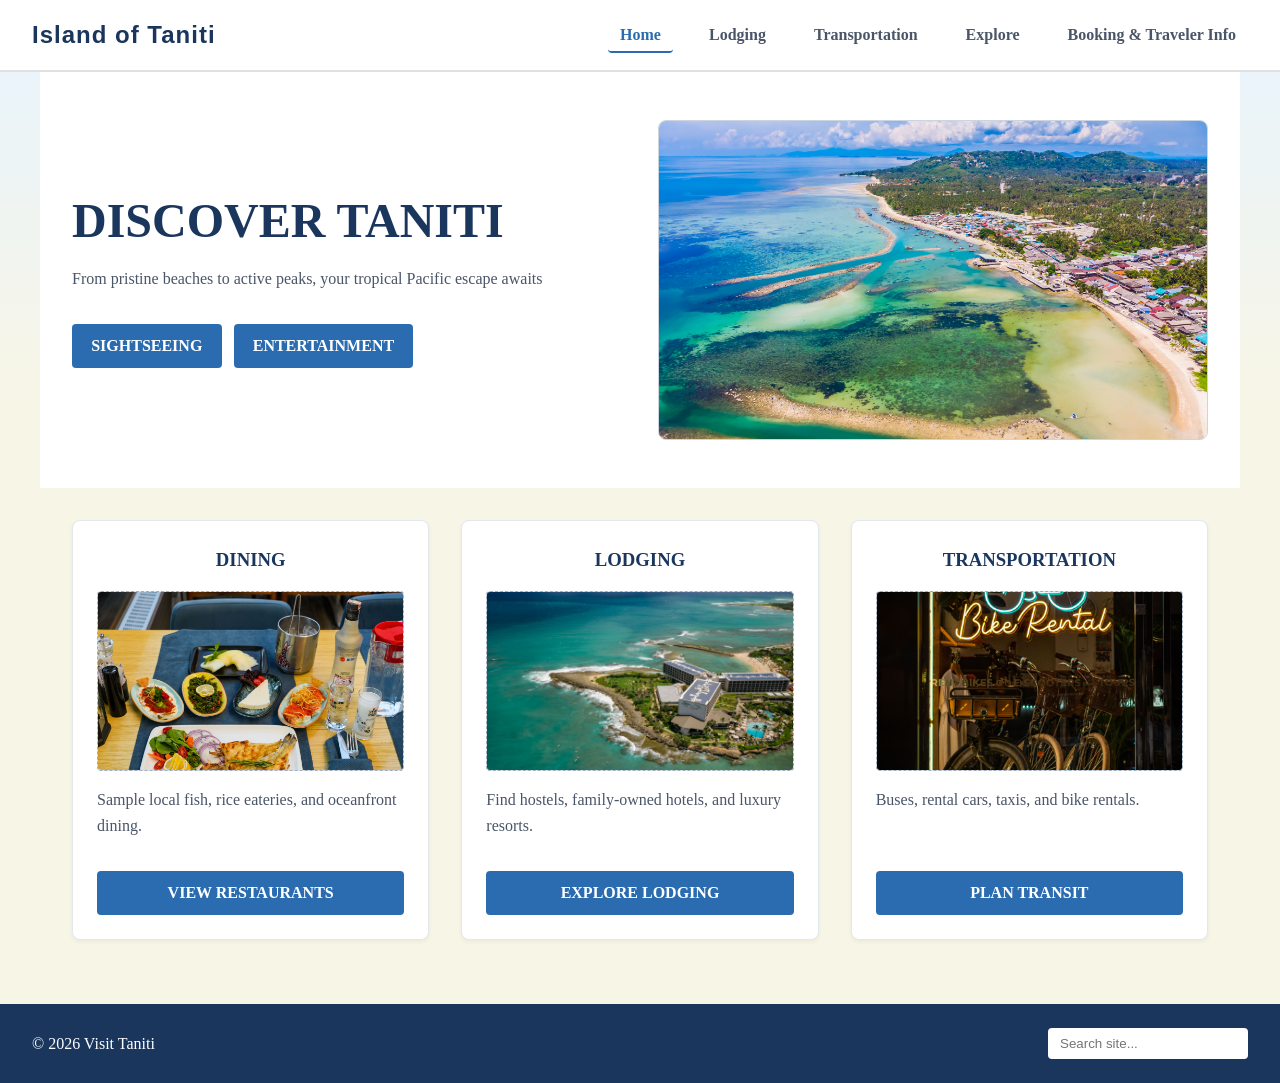
<file: index.html>
<!DOCTYPE html>
<html lang="en">
<head>
    <meta charset="UTF-8">
    <meta name="viewport" content="width=device-width, initial-scale=1.0">
    <title>Island of Taniti - Home</title>
    <link rel="stylesheet" href="CSS/styles.css">
</head>
<body>

    <header class="GlobalHeader">
        <div class="logo">
            Island of Taniti
            </div>
        <nav class="MainNav">
            <ul>
                <li><a href="index.html" class="nav-link active">Home</a></li>
                <li><a href="lodging.html" class="nav-link">Lodging</a></li>
                <li><a href="transportation.html" class="nav-link">Transportation</a></li>
                <li><a href="explore.html" class="nav-link">Explore</a></li>
                <li><a href="booking.html" class="nav-link">Booking & Traveler Info</a></li>
            </ul>
        </nav>
    </header>

    <main>
        <section class="HeroSection">
            <div class="HeroContent">
                <h1>DISCOVER TANITI</h1>
                <p>From pristine beaches to active peaks, your tropical Pacific escape awaits </p>
                <a href="explore.html" class="button">SIGHTSEEING</a>
                <a href="explore.html" class="button">ENTERTAINMENT</a>
            </div>
                
               <div class="HeroImage">
                    <img src="IMAGES/heroimage.jpg" alt="Beach views">

            </div>

        </section>
        
    
        <section class="CategoriesContainer">
            <div class="CardGrid">
                <article class="card">
                    <h3>DINING</h3>
                    <div class="CardImage">
                        <img src="IMAGES/fishresturant.jpg" alt="Fish dinner">
                    </div>

                    <p>Sample local fish, rice eateries, and oceanfront dining.</p>
                    <a href="explore.html" class="button">VIEW RESTAURANTS</a>
                </article>

                <article class="card">
                    <h3>LODGING</h3>
                    <div class="CardImage">
                        <img src="IMAGES/resort.jpg" alt="Island Resort">
                    </div>
                    <p>Find hostels, family-owned hotels, and luxury resorts.</p>
                    <a href="lodging.html" class="button">EXPLORE LODGING</a>
                </article>

                <article class="card">
                    <h3>TRANSPORTATION</h3>
                    <div class="CardImage">
                        <img src="IMAGES/bikerental.jpg" alt="Bike rental store">
                    </div>
                    <p>Buses, rental cars, taxis, and bike rentals.</p>
                    <a href="transportation.html" class="button">PLAN TRANSIT</a>
                </article>

               
        </section>
    </main>

    <footer class="GlobalFooter">
        <p>&copy; 2026 Visit Taniti</p>
        <input type="text" placeholder="Search site...">
    </footer>

</body>
</html>
</file>
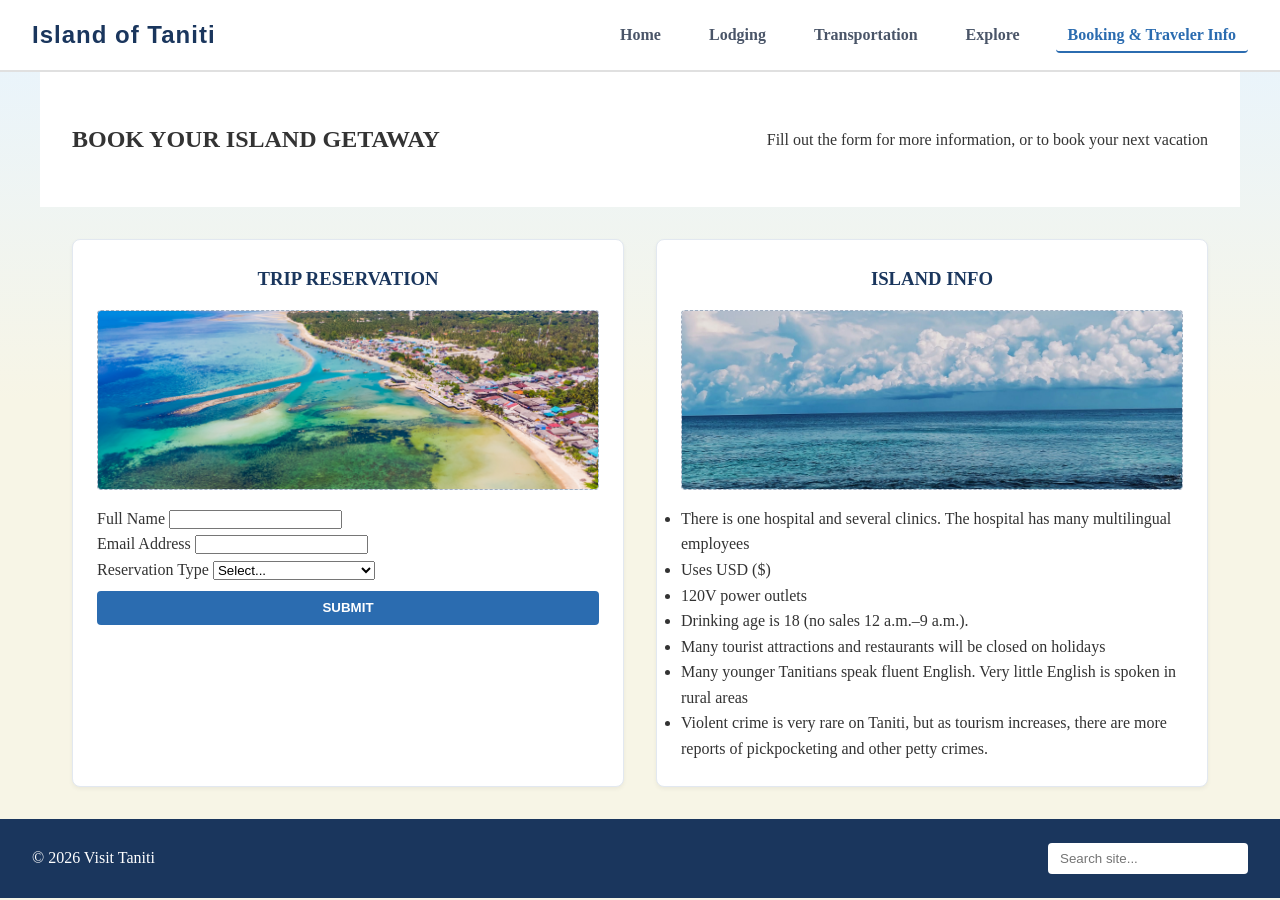
<file: booking.html>
<!DOCTYPE html>
<html lang="en">
<head>
    <meta charset="UTF-8">
    <meta name="viewport" content="width=device-width, initial-scale=1.0">
    <title>Island of Taniti - Booking</title>
    <link rel="stylesheet" href="CSS/styles.css">
</head>
<body>

    <header class="GlobalHeader">
        <div class="logo">Island of Taniti</div>
        <nav class="MainNav">
            <ul>
                <li><a href="index.html" class="nav-link">Home</a></li>
                <li><a href="lodging.html" class="nav-link">Lodging</a></li>
                <li><a href="transportation.html" class="nav-link">Transportation </a></li>
                <li><a href="explore.html" class="nav-link">Explore</a></li>
                <li><a href="booking.html" class="nav-link active">Booking & Traveler Info</a></li>
            </ul>
        </nav>
    </header>

    <main>
      <main>
    <section class="HeroSection">
        <h1>BOOK YOUR ISLAND GETAWAY</h1>
         <p>Fill out the form for more information, or to book your next vacation</p>      
    </section>


    <div class="BookingLayout">
        
        
        <article class="card">
            <form class="BookingForm" action="#" method="post">
                <h3>TRIP RESERVATION</h3>
                <div class="CardImage">
                        <img src="IMAGES/heroimage.jpg" alt="island view">
                </div>
                <div class="FormGroup">
                    <label>Full Name</label>
                    <input type="text" required>
                </div>

                <div class="FormGroup">
                    <label>Email Address</label>
                    <input type="email" required>
                </div>

                <div class="FormGroup">
                    <label>Reservation Type</label>
                    <select required>
                        <option value="">Select...</option>
                        <option value="lodging">Lodging</option>
                        <option value="tour">Excursion / Sightseeing</option>
                        <option value="transit">Transportation</option>
                    </select>
                </div>

                <button type="submit" class="button">SUBMIT</button>
            </form>
        </article>

        
        <article class="card">
            <h3>ISLAND INFO</h3>
            <div class="CardImage">
                <img src="IMAGES/beachfront.jpg" alt="beach front view">
            </div>
            <ul>
                <li>There is one hospital and several clinics. The hospital has many multilingual employees</li>
                <li>Uses USD ($)</li>
                <li>120V power outlets</li>
                <li>Drinking age is 18 (no sales 12 a.m.–9 a.m.).</li>
                <li>Many tourist attractions and restaurants will be closed on holidays</li>
                <li>Many younger Tanitians speak fluent English. Very little English is spoken in rural areas</li>
                <li>Violent crime is very rare on Taniti, but as tourism increases, there are more reports of pickpocketing and other petty crimes.</li>
            </ul>
        </article>

    </div>
</main>
        
        

    <footer class="GlobalFooter">
        <p>&copy; 2026 Visit Taniti</p>
        <input type="text" placeholder="Search site...">
    </footer>

</body>
</html>
</file>
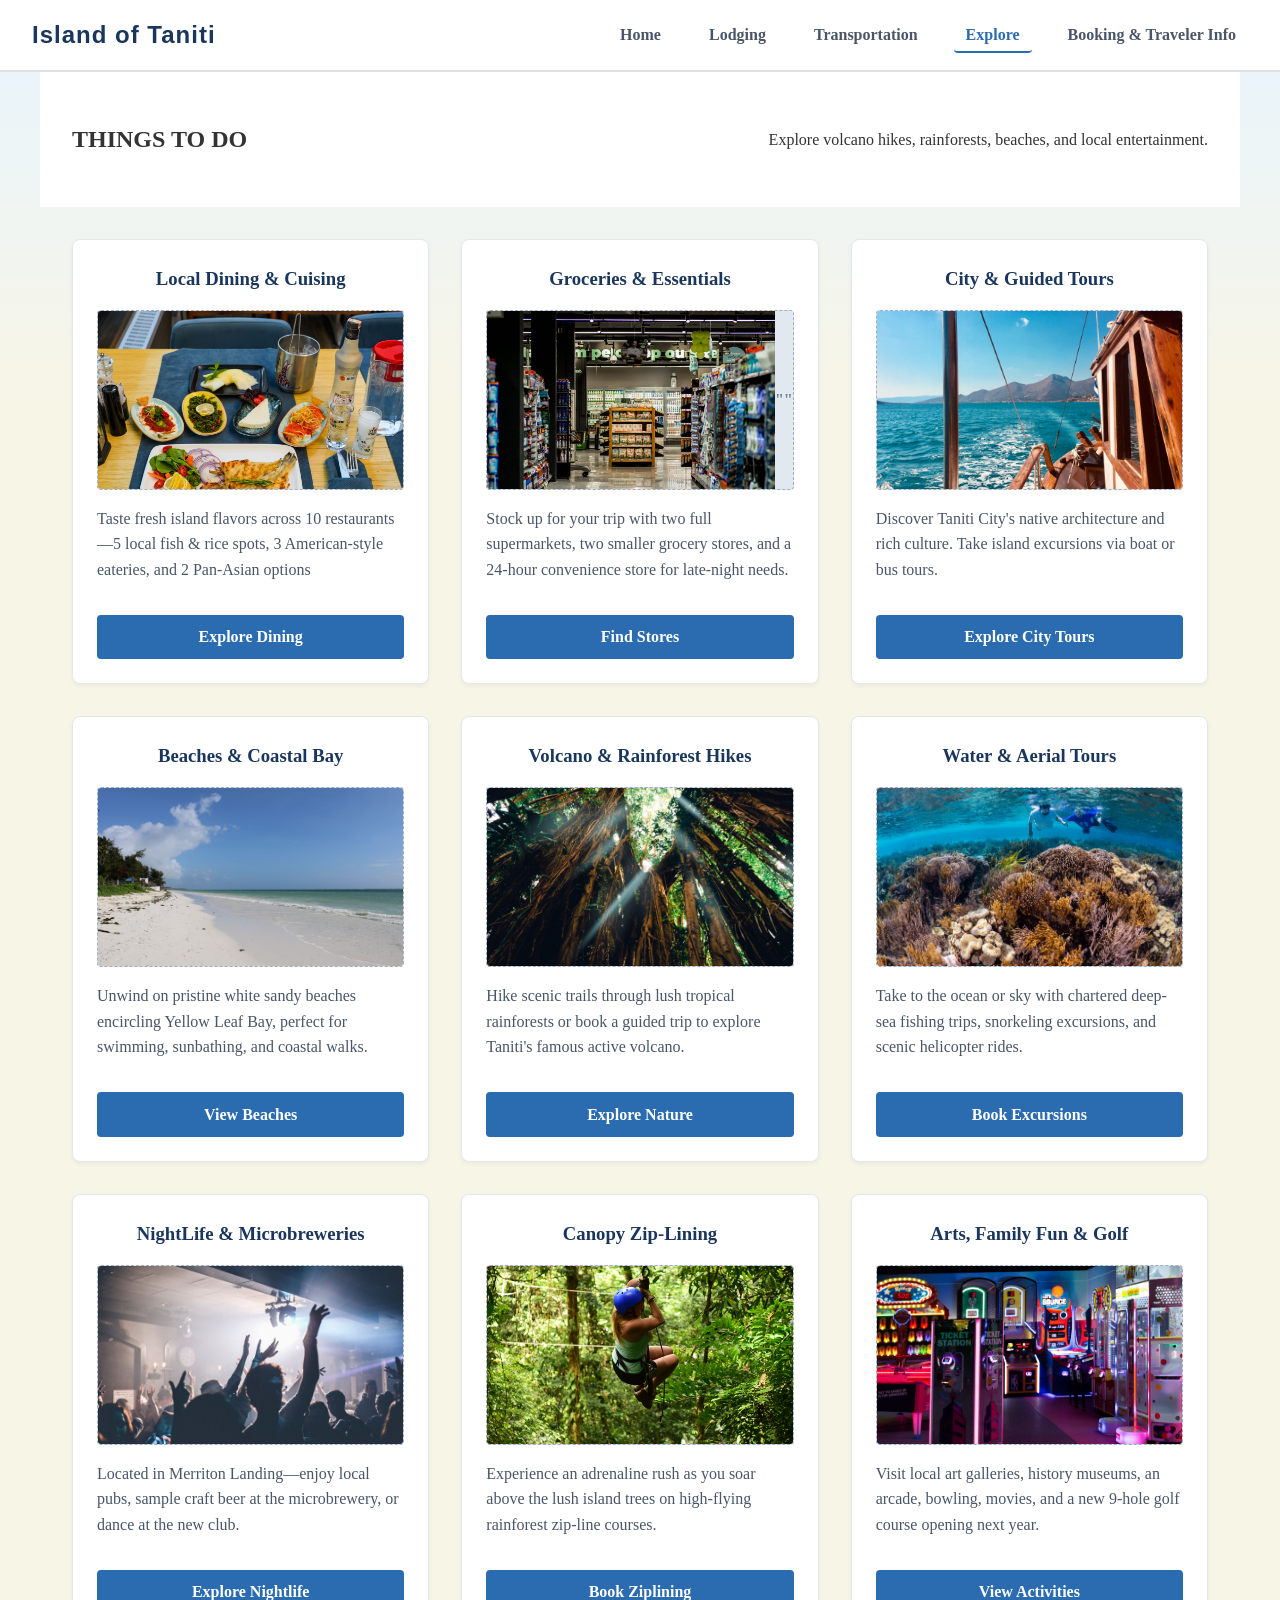
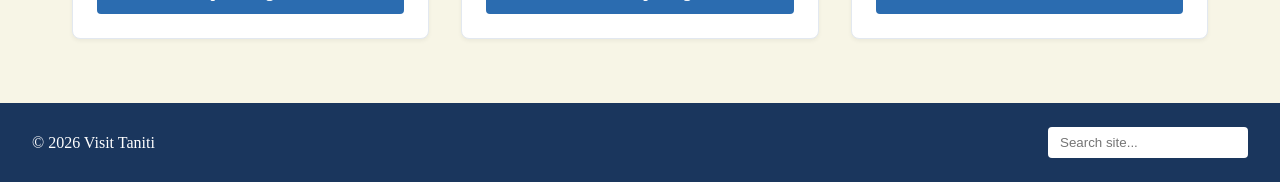
<file: explore.html>
<!DOCTYPE html>
<html lang="en">
<head>
    <meta charset="UTF-8">
    <meta name="viewport" content="width=device-width, initial-scale=1.0">
    <title>Island of Taniti - Explore</title>
    <link rel="stylesheet" href="CSS/styles.css">
</head>
<body>

    <header class="GlobalHeader">
        <div class="logo">Island of Taniti</div>
        <nav class="MainNav">
            <ul>
                <li><a href="index.html" class="nav-link">Home</a></li>
                <li><a href="lodging.html" class="nav-link">Lodging</a></li>
                <li><a href="transportation.html" class="nav-link">Transportation </a></li>
                <li><a href="explore.html" class="nav-link active">Explore</a></li>
                <li><a href="booking.html" class="nav-link">Booking & Traveler Info</a></li>
            </ul>
        </nav>
    </header>

    <main>
        <section class="HeroSection">
            <h1>THINGS TO DO</h1>
            <p>Explore volcano hikes, rainforests, beaches, and local entertainment.</p>
        </section>

        <section class="CategoriesContainer">
            <div class="CardGrid">
                <article class="card">
                    <h3>Local Dining & Cuising</h3>
                    <div class="CardImage">
                        <img src="IMAGES/fishresturant.jpg" alt="fish dinner">
                    </div>
                    <p>Taste fresh island flavors across 10 restaurants—5 local fish & rice spots, 3 American-style eateries, and 2 Pan-Asian options</p>
                    <a href="#" class="button">Explore Dining</a>
                </article>
        

                <article class="card">
                    <h3>Groceries & Essentials</h3>
                    <div class="CardImage">
                        <img src="IMAGES/grocery.jpg" alt="grocery store">
""                    </div>
                    <p>Stock up for your trip with two full supermarkets, two smaller grocery stores, and a 24-hour convenience store for late-night needs.</p>
                    <a href="#" class="button">Find Stores</a>
                </article>

                <article class="card">
                    <h3>City & Guided Tours</h3>
                    <div class="CardImage">
                        <img src="IMAGES/boattour.jpg" alt="tour boat">
                    </div>
                   <p>Discover Taniti City's native architecture and rich culture. Take island excursions via boat or bus tours.</p>
                    <a href="#" class="button">Explore City Tours</a>
                </article>

                  
                <article class="card">
                    <h3>Beaches & Coastal Bay</h3>
                    <div class="CardImage">
                        <img src="IMAGES/beach.jpg" alt="ocean beach">
                    </div>
                   <p>Unwind on pristine white sandy beaches encircling Yellow Leaf Bay, perfect for swimming, sunbathing, and coastal walks.</p>
                    <a href="#" class="button">View Beaches</a>
                </article>
        

                <article class="card">
                    <h3>Volcano & Rainforest Hikes</h3>
                    <div class="CardImage">
                        <img src="IMAGES/rainforest.jpg" alt="rainforest trees">
                    </div>
                    <p>Hike scenic trails through lush tropical rainforests or book a guided trip to explore Taniti's famous active volcano.</p>
                    <a href="#" class="button">Explore Nature</a>
                </article>

                <article class="card">
                    <h3>Water & Aerial Tours</h3>
                    <div class="CardImage">
                        <img src="IMAGES/snorkeling.jpg" alt="snorkeling">
                    </div>
                    <p>Take to the ocean or sky with chartered deep-sea fishing trips, snorkeling excursions, and scenic helicopter rides.</p>
                    <a href="#" class="button">Book Excursions</a>
                </article>
                  <article class="card">
                    <h3>NightLife & Microbreweries</h3>
                    <div class="CardImage">
                        <img src="IMAGES/club.jpg" alt="people dancing in night club">
                    </div>
                    <p>Located in Merriton Landing—enjoy local pubs, sample craft beer at the microbrewery, or dance at the new club.</p>
                    <a href="#" class="button">Explore Nightlife</a>
                </article>
        

                <article class="card">
                    <h3>Canopy Zip-Lining</h3>
                    <div class="CardImage">
                        <img src="IMAGES/zipline.jpg" alt="ziplineing over trees">
                    </div>
                    <p>Experience an adrenaline rush as you soar above the lush island trees on high-flying rainforest zip-line courses.</p>
                    <a href="#" class="button">Book Ziplining</a>
                </article>

                <article class="card">
                    <h3>Arts, Family Fun & Golf</h3>
                    <div class="CardImage">
                        <img src="IMAGES/arcade.jpg" alt="arcade">
                    </div>
                    <p>Visit local art galleries, history museums, an arcade, bowling, movies, and a new 9-hole golf course opening next year.</p>
                    <a href="#" class="button">View Activities</a>
                </article>

            </div>
        </section>
    </main>

    <footer class="GlobalFooter">
        <p>&copy; 2026 Visit Taniti</p>
        <input type="text" placeholder="Search site...">
    </footer>

</body>
</html>
</file>
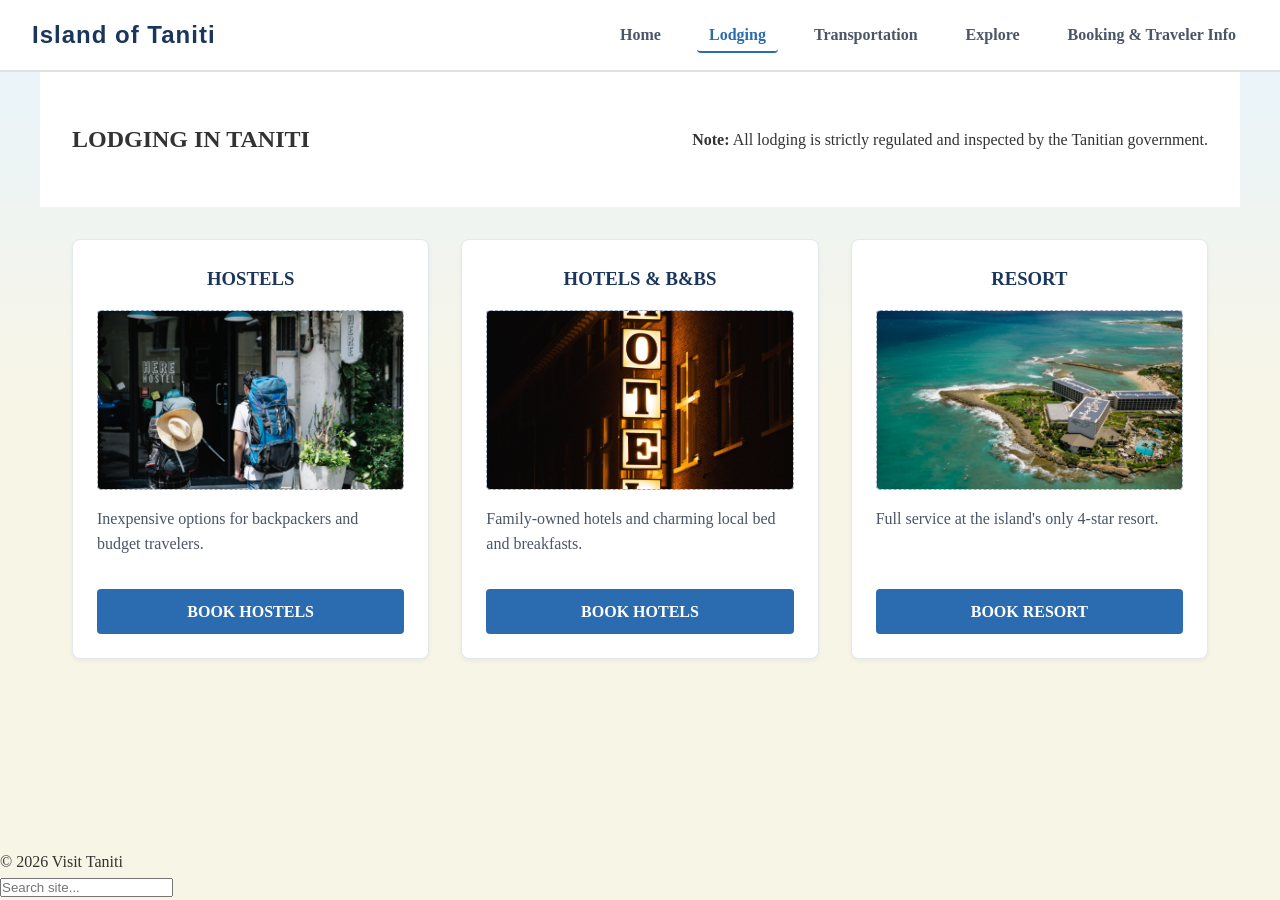
<file: lodging.html>
<!DOCTYPE html>
<html lang="en">
<head>
    <meta charset="UTF-8">
    <meta name="viewport" content="width=device-width, initial-scale=1.0">
    <title>Island of Taniti - Lodging</title>
    <link rel="stylesheet" href="CSS/styles.css">
</head>
<body>

    <header class="GlobalHeader">
        <div class="logo">Island of Taniti</div>
        <nav class="MainNav">
            <ul>
                <li><a href="index.html" class="nav-link">Home</a></li>
                <li><a href="lodging.html" class="nav-link active">Lodging </a></li>
                <li><a href="transportation.html" class="nav-link">Transportation </a></li>
                <li><a href="explore.html" class="nav-link">Explore</a></li>
                <li><a href="booking.html" class="nav-link">Booking & Traveler Info</a></li>
            </ul>
        </nav>
    </header>

    <main>
        <section class="HeroSection">
            <h1>LODGING IN TANITI</h1>
            <p><strong>Note:</strong> All lodging is strictly regulated and inspected by the Tanitian government.</p>
        </section>

        <section class="CategoriesContainer">
            <div class="CardGrid">
                <article class="card">
                    <h3>HOSTELS</h3>
                    <div class="CardImage">
                        <img src="IMAGES/hostel.jpg" alt="Hostel img">
                    </div>
                    <p>Inexpensive options for backpackers and budget travelers.</p>
                    <a href="booking.html" class="button">BOOK HOSTELS</a>
                </article>

                <article class="card">
                    <h3>HOTELS & B&BS</h3>
                    <div class="CardImage">
                        <img src="IMAGES/hotel.jpg" alt="Hotel">
                    </div>
                    <p>Family-owned hotels and charming local bed and breakfasts.</p>
                    <a href="booking.html" class="button">BOOK HOTELS</a>
                </article>

                <article class="card">
                    <h3>RESORT</h3>
                    <div class="CardImage">
                        <img src="IMAGES/resort.jpg" alt="resort image">
                    </div>
                    <p>Full service at the island's only 4-star resort.</p>
                    <a href="booking.html" class="button">BOOK RESORT</a>
                </article>
            </div>
        </section>
    </main>

    <footer class="GlobaFooter">
        <p>&copy; 2026 Visit Taniti</p>
        <input type="text" placeholder="Search site...">
    </footer>

</body>
</html>
</file>
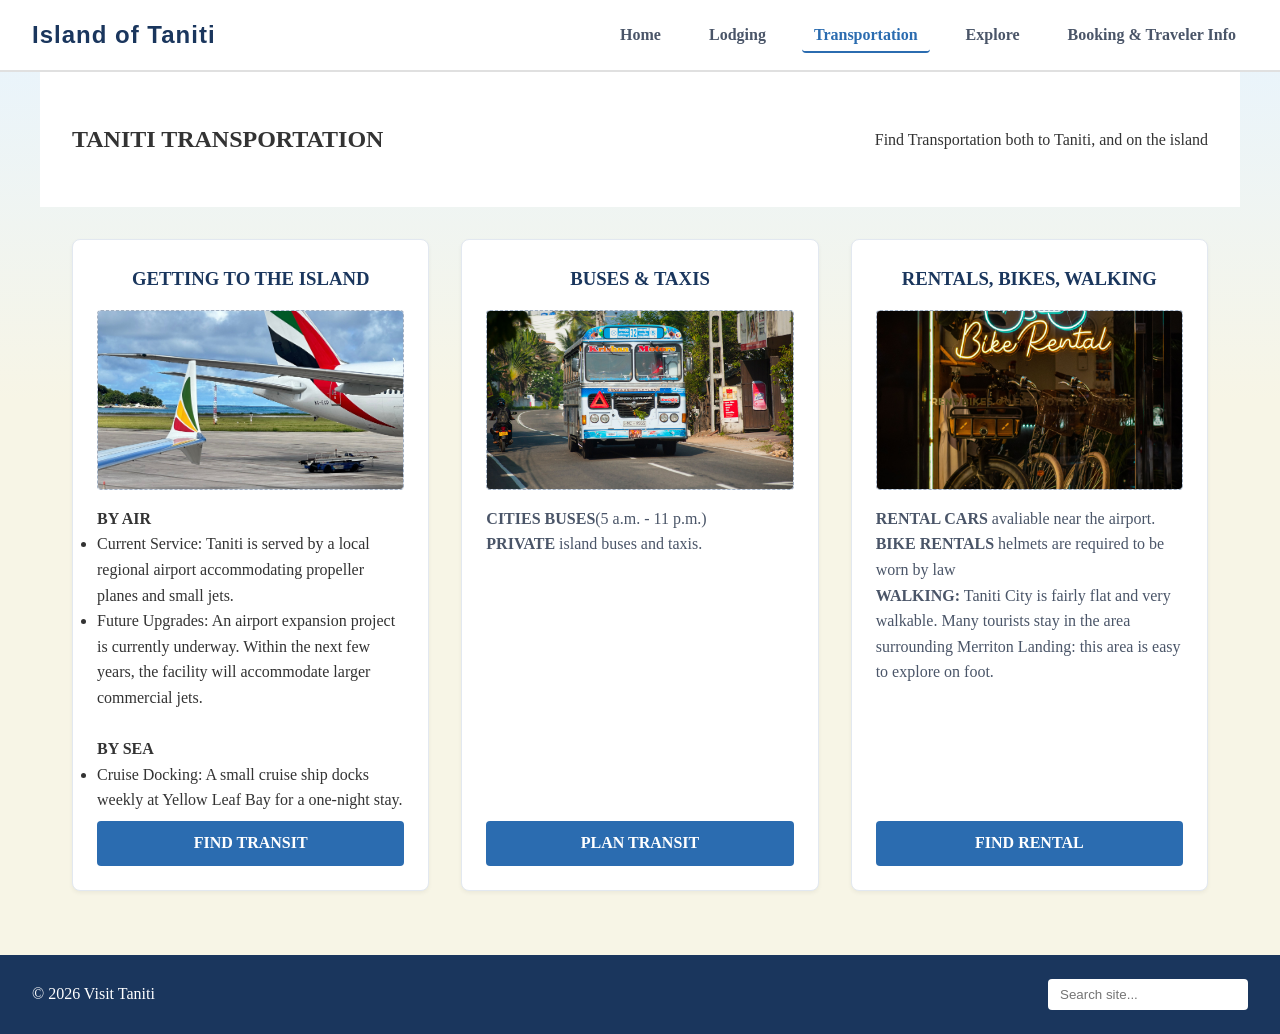
<file: transportation.html>
<!DOCTYPE html>
<html lang="en">
<head>
    <meta charset="UTF-8">
    <meta name="viewport" content="width=device-width, initial-scale=1.0">
    <title>Island of Taniti - Transportation</title>
    <link rel="stylesheet" href="CSS/styles.css">
</head>
<body>

    <header class="GlobalHeader">
        <div class="logo">Island of Taniti</div>
        <nav class="MainNav">
            <ul>
                <li><a href="index.html" class="nav-link">Home</a></li>
                <li><a href="lodging.html" class="nav-link">Lodging</a></li>
                <li><a href="transportation.html" class="nav-link active">Transportation</a></li>
                <li><a href="explore.html" class="nav-link">Explore</a></li>
                <li><a href="booking.html" class="nav-link">Booking & Traveler Info</a></li>
            </ul>
        </nav>
    </header>

    <main>
        <section class="HeroSection">
        
            <h1>TANITI TRANSPORTATION</h1>
            <p> Find Transportation both to Taniti, and on the island
            </p>
           
            </div>
        </section>

        <section class="CategoriesContainer">
            <div class="CardGrid">

                 <article class="card">
                    <h3>GETTING TO THE ISLAND</h3>
                    <div class="CardImage">
                        <img src="IMAGES/airport.jpg" alt="airplane">
                    </div>
                    <ul>
                        <strong>BY AIR</strong>
                        <li>Current Service: Taniti is served by a local regional airport accommodating propeller planes and small jets.</li>

                        <li>Future Upgrades: An airport expansion project is currently underway. Within the next few years, the facility will accommodate larger commercial jets.
                        <br>
                        <br>
                       <strong> BY SEA</strong>
                        <li>Cruise Docking: A small cruise ship docks weekly at Yellow Leaf Bay for a one-night stay.</li>
                    </ul>

                    <a href="transportation.html" class="button">FIND TRANSIT</a>
                </article>
                <article class="card">
                    <h3>BUSES & TAXIS</h3>
                    <div class="CardImage">
                        <img src="IMAGES/islandbus.jpg" alt="Island bus">
                    </div>
                    <p><strong>CITIES BUSES</strong>(5 a.m. - 11 p.m.)
                        <br><strong>PRIVATE</strong> island buses and taxis.</p>
                    <a href="transportation.html" class="button">PLAN TRANSIT</a>
                </article>

                <article class="card">
                    <h3>RENTALS, BIKES, WALKING</h3>
                    <div class="CardImage">
                        <img src="IMAGES/bikerental.jpg" alt="Bike rental store">
                    </div>
                    <p>
                    <strong>RENTAL CARS</strong> avaliable near the airport.
                    <br> 
                    <strong>BIKE RENTALS</strong> helmets are required to be worn by law
                    <br>
                    <strong>WALKING:</strong> Taniti City is fairly flat and very walkable. Many tourists stay in the area surrounding 
                    Merriton Landing: this area is easy to explore on foot.</p>
                    <a href="transportation.html" class="button">FIND RENTAL</a>
                </article>
                 

            </div>
        </section>
    </main>

    <footer class="GlobalFooter">
        <p>&copy; 2026 Visit Taniti</p>
        <input type="text" placeholder="Search site...">
    </footer>

</body>
</html>
</file>
<file: CSS/styles.css>
* {
    box-sizing: border-box;
    margin: 0;
    padding: 0;
}

body {
    font-family: 'Segoe UI';
    line-height: 1.6;
    color: #333333;
    background-color: #a5deff;
    background: linear-gradient(180deg, #e7f4ff 0%, #f7f5e6 400px);
    display: flex;
    flex-direction: column;
    min-height: 100vh;
}

main {
    flex: 1; 
}

/*Header*/

.GlobalHeader {
    background-color: #ffffff;
    border-bottom: 2px solid #e0e0e0;
    display: flex;
    justify-content: space-between;
    align-items: center;
    padding: 1rem 2rem;
    position: sticky;
    top: 0;
    z-index: 1000;
}

.logo {
    font-size: 1.5rem;
    font-family: 'Segoe UI', Tahoma, Geneva, Verdana, sans-serif;
    font-weight: bold;
    letter-spacing: 1px;
    color: #1a365d;
}

.MainNav ul {
    list-style: none;
    display: flex;
    gap: 1.5rem;
}

.nav-link {
    text-decoration: none;
    color: #4a5568;
    font-weight: 600;
    padding: 0.5rem 0.75rem;
    border-radius: 4px;
    transition: background-color 0.2s, color 0.2s;
}

.nav-link:hover {
    color: #2b6cb0;
    background-color: #edf2f7;
}

.nav-link.active {
    color: #2b6cb0;
    border-bottom: 2px solid #2b6cb0;
}

/*Hero*/
.HeroSection {
    background-color: #ffffff;
    display: flex;
    align-items: center;
    justify-content: space-between;
    padding: 3rem 2rem;
    max-width: 1200px;
    margin: 0 auto;
    gap: 2rem;
}

.HeroContent {
    flex: 1;
    max-width: 500px;
}

.HeroContent h1 {
    font-size: 3rem;
    color: #1a365d;
    margin-bottom: 1rem;
    line-height: 1.2;
}

.HeroContent p {
    font-size: 2 rem;
    color: #4a5568;
    margin-bottom: 1.5rem;
}

/* Image */
.HeroImage {
    flex: 1;
    max-width: 550px;
    height: 320px;
    border: 1px solid #cbd5e0;
    border-radius: 8px;
    overflow: hidden;
    background-color: #e2e8f0;
    display: flex;
    align-items: center;
    justify-content: center;
}

.HeroImage img {
    width: 100%;
    height: 100%;
    object-fit: cover; 
    display: block;
}

/*Buttons*/
.button {
    display: inline-block;
    padding: 0.6rem 1.2rem;
    background-color: #2b6cb0;
    color: #ffffff;
    text-decoration: none;
    font-weight: bold;
    border-radius: 4px;
    border: none;
    cursor: pointer;
    margin-right: 0.5rem;
    margin-top: 0.5rem;
    text-align: center;
    transition: background-color 0.2s;
}

.button:hover {
    background-color: #2c5282;
}


.CategoriesContainer {
    max-width: 1200px;
    margin: 2rem auto 4rem auto;
    padding: 0 2rem;
}

.CardGrid {
    display: grid;
    grid-template-columns: repeat(3, 1fr);
    gap: 2rem;
}

.card {
    background-color: #ffffff;
    border: 1px solid #e2e8f0;
    border-radius: 8px;
    padding: 1.5rem;
    display: flex;
    flex-direction: column;
    justify-content: space-between;
    box-shadow: 0 2px 4px rgba(0, 0, 0, 0.05);
}

.card h3 {
    color: #1a365d;
    margin-bottom: 1rem;
    text-align: center;
}

/* Card Image */
.CardImage {
    width: 100%;
    height: 180px;
    background-color: #e2e8f0;
    border: 1px dashed #a0aec0;
    border-radius: 4px;
    display: flex;
    align-items: center;
    justify-content: center;
    color: #718096;
    font-weight: bold;
    margin-bottom: 1rem;
    overflow: hidden;
}

.CardImage img {
    width: 100%;
    height: 100%;
    object-fit: cover;
}

.card p {
    color: #4a5568;
    margin-bottom: 1.5rem;
    flex-grow: 1;
}

.card .button {
    width: 100%;
    margin-right: 0;
}
.card ul{
    text-align: left;
}

/* GLOBBAL FOOTER */
.GlobalFooter {
    background-color: #1a365d;
    color: #ffffff;
    padding: 1.5rem 2rem;
    display: flex;
    justify-content: space-between;
    align-items: center;
    margin-top: auto;
}

.GlobalFooter input[type="text"] {
    padding: 0.5rem 0.75rem;
    border-radius: 4px;
    border: none;
    width: 200px;
}

.BookingLayout {
    display: grid;
    grid-template-columns: 1fr 1fr; 
    gap: 2rem;
    max-width: 1200px;
    margin: 2rem auto;
    padding: 0 2rem;
    
}
.BookingLayout h3 {
    text-align: ;
}
</file>
